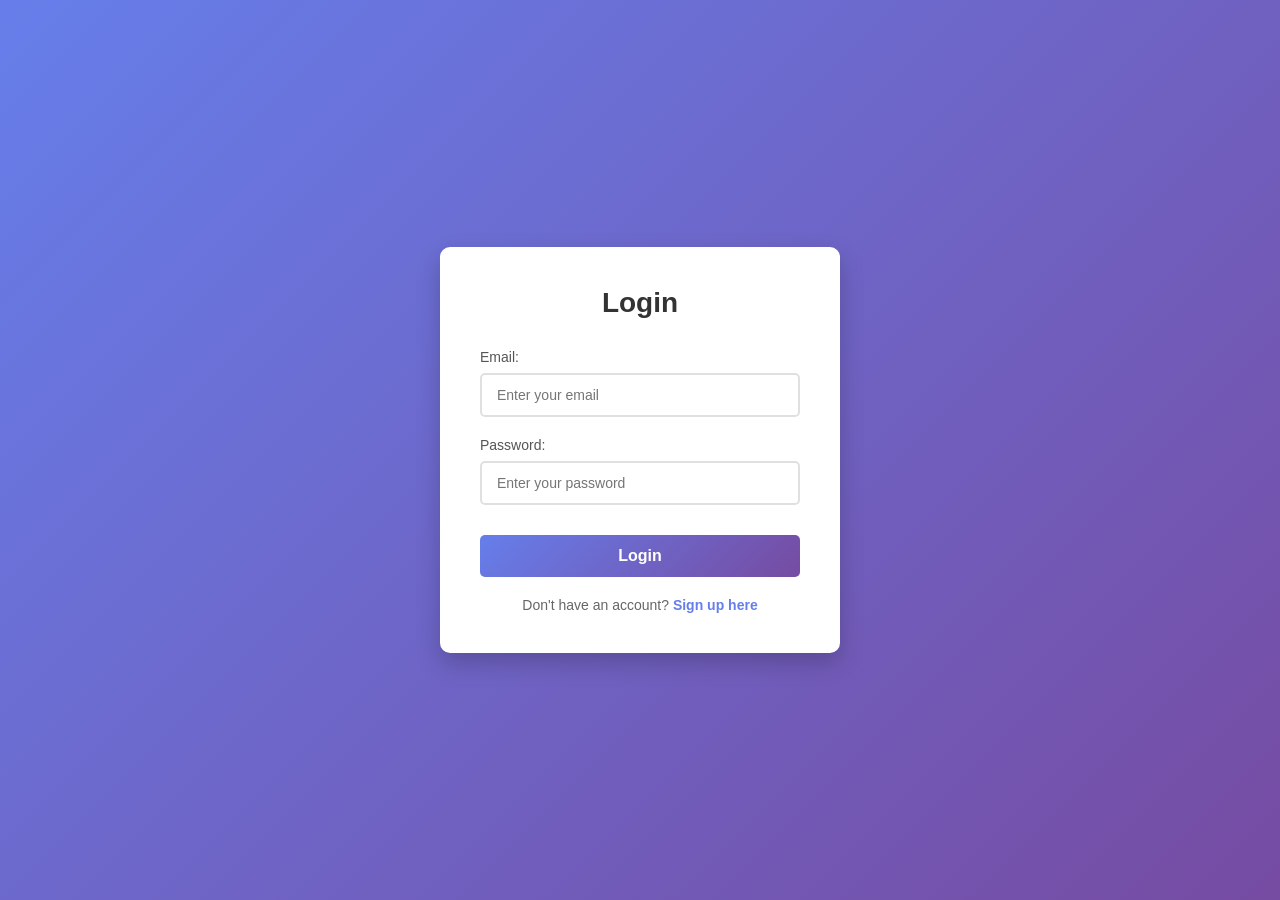
<file: index.html>
<!DOCTYPE html>
<html lang="en">
<head>
    <meta charset="UTF-8">
    <meta name="viewport" content="width=device-width, initial-scale=1.0">
    <title>Login</title>
    <link rel="stylesheet" href="style.css">
</head>
<body>
    <div class="container">
        <div class="form-container">
            <h1>Login</h1>
            <form id="loginForm">
                <div class="form-group">
                    <label for="email">Email:</label>
                    <input 
                        type="email" 
                        id="email" 
                        name="email" 
                        placeholder="Enter your email" 
                        required
                    >
                </div>
                <div class="form-group">
                    <label for="password">Password:</label>
                    <input 
                        type="password" 
                        id="password" 
                        name="password" 
                        placeholder="Enter your password" 
                        required
                    >
                </div>
                <button type="submit" class="btn-login">Login</button>
            </form>
            <p class="signup-link">
                Don't have an account? <a href="signup.html">Sign up here</a>
            </p>
        </div>
    </div>

    <div class="bike-animation" id="bikeAnimation">
    🏍️
    <span class="bike-message">Login Successful!</span>
</div>
    <script src="script.js"></script>
</body>
</html>
</file>
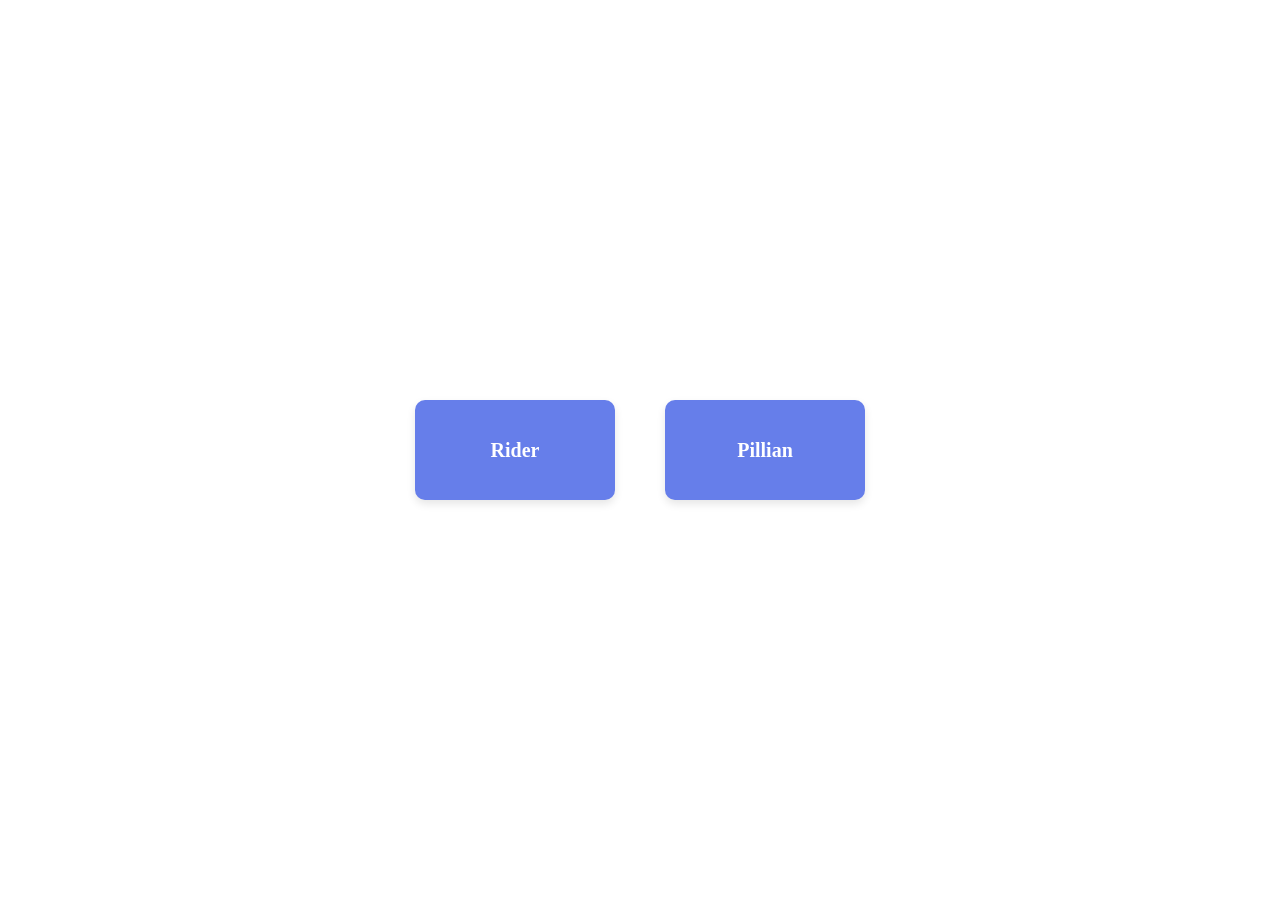
<file: choose.html>
<!DOCTYPE html>
<html lang="en">
<head>
    <meta charset="UTF-8">
    <meta name="viewport" content="width=device-width, initial-scale=1.0">
    <title>Document</title>
    <link rel="stylesheet" href="choose.css">

</head>
<body>
    <div class="choose">
    <div class="rider">
        <a href="rider.html">Rider</a>
    </div>
    <div class="pillian">
        <a href="pillian.html">Pillian</a>
    </div>
</div>
</body>
</html>
</file>
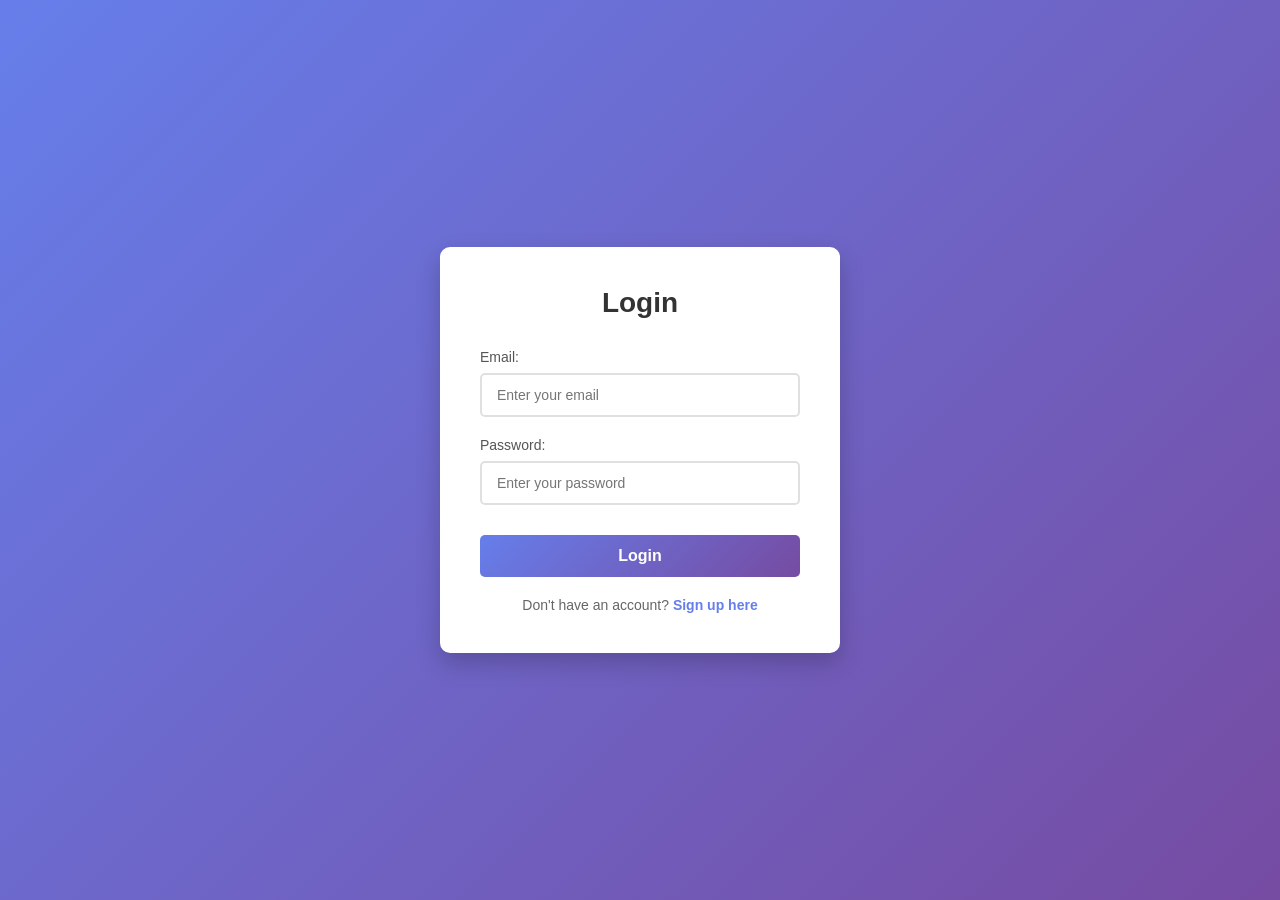
<file: home.html>
<!DOCTYPE html>
<html lang="en">
<head>
    <meta charset="UTF-8">
    <meta name="viewport" content="width=device-width, initial-scale=1.0">
    <title>Home</title>
    <link rel="stylesheet" href="style.css">
</head>
<body>
    <div class="home-container">
        <div class="navbar">
        <h2>Hello.Welcome, <span id="userEmail"></span></h2>
            <button onclick="logout()" class="btn-logout">Logout</button>
        </div>

        <div class="home-content">
            <h1>Home Dashboard</h1>
            <p class="welcome-message">Choose an option below to get started</p>
            
            <div class="options-grid">
                <div class="option-card">
                    <div class="option-icon">�</div>
                    <h3>Share Your Bike</h3>
                    <p>Post your bike for other college students to rent.</p>
                    <button onclick="showSection('shareBikeSection')" class="btn-option">Share Bike</button>
                </div>

                <div class="option-card">
                    <div class="option-icon">🧭</div>
                    <h3>Find a Bike</h3>
                    <p>Browse available bikes shared by other students.</p>
                    <button onclick="showSection('findBikeSection')" class="btn-option">Find Bike</button>
                </div>

                <div class="option-card">
                    <div class="option-icon">📩</div>
                    <h3>My Bookings</h3>
                    <p>Review requests you sent or received.</p>
                    <button onclick="showSection('bookingsSection')" class="btn-option">My Bookings</button>
                </div>

                <div class="option-card">
                    <div class="option-icon">💳</div>
                    <h3>Payments</h3>
                    <p>Track payments for bike sharing and rentals.</p>
                    <button onclick="showSection('paymentsSection')" class="btn-option">Payments</button>
                </div>
            </div>

            <div class="feature-sections">
                <section id="shareBikeSection" class="feature-section hidden">
                    <h2>Share Your Bike</h2>
                    <p>Let other students borrow your bike and earn money.</p>
                    <form id="shareBikeForm" class="share-form">
                        <label for="bikeModel">Bike Model</label>
                        <input type="text" id="bikeModel" placeholder="Enter bike model" required>

                        <label for="originCollege">Origin College</label>
                        <input list="collegeOptions" type="text" id="originCollege" placeholder="Select origin college" autocomplete="off" required>

                        <label for="destinationCollege">Destination College</label>
                        <input list="collegeOptions" type="text" id="destinationCollege" placeholder="Select destination college" autocomplete="off" required>
                        <datalist id="collegeOptions"></datalist>

                        <label for="bikeLocation">Pickup Location / Campus Area</label>
                        <input type="text" id="bikeLocation" placeholder="Enter pickup location or campus area" autocomplete="off">
                        <small class="live-location-note">If your pickup point is not listed, enter your live location or exact address.</small>

                        <label for="liveLocation">Live Location / Address (optional)</label>
                        <input type="text" id="liveLocation" placeholder="Paste live location link or exact address">

                        <label for="bikePrice">Price per Hour</label>
                        <input type="number" id="bikePrice" min="1" placeholder="Enter price per hour" required>

                        <button type="submit" class="btn-option">Share Bike</button>
                    </form>
                    <p class="section-note">Your bike will appear in the available list when shared.</p>
                </section>

                <section id="findBikeSection" class="feature-section hidden">
                    <h2>Available Bikes</h2>
                    <p>Choose a bike shared by students near your college.</p>
                    <div id="availableBikesArea"></div>
                </section>

                <section id="bookingsSection" class="feature-section hidden">
                    <h2>Bookings</h2>
                    <p>See your rental requests and bike sharing requests.</p>
                    <div id="bookingsArea"></div>
                </section>

                <section id="paymentsSection" class="feature-section hidden">
                    <h2>Payments</h2>
                    <p>Review payment history and complete pending payments.</p>
                    <div id="paymentsArea"></div>
                </section>
            </div>
        </div>
    </div>

    <script src="script.js"></script>
    <script>
        // Load user email on page load
        window.addEventListener('DOMContentLoaded', function() {
            const currentUser = localStorage.getItem('currentUser');
            if (!currentUser) {
                window.location.href = 'index.html';
                return;
            }

            document.getElementById('userEmail').textContent = currentUser;
            renderAvailableBikes();
            renderBookings();
            renderPayments();
        });

        function showSection(sectionId) {
            const sections = document.querySelectorAll('.feature-section');
            sections.forEach(section => section.classList.add('hidden'));
            document.getElementById(sectionId).classList.remove('hidden');
            document.getElementById(sectionId).scrollIntoView({ behavior: 'smooth' });
        }

        function logout() {
            localStorage.removeItem('currentUser');
            alert('You have been logged out');
            window.location.href = 'index.html';
        }

        function getBikes() {
            return JSON.parse(localStorage.getItem('bikes')) || [];
        }

        function saveBikes(bikes) {
            localStorage.setItem('bikes', JSON.stringify(bikes));
        }

        function getBookings() {
            return JSON.parse(localStorage.getItem('bookings')) || [];
        }

        function saveBookings(bookings) {
            localStorage.setItem('bookings', JSON.stringify(bookings));
        }

        function getPayments() {
            return JSON.parse(localStorage.getItem('payments')) || [];
        }

        function savePayments(payments) {
            localStorage.setItem('payments', JSON.stringify(payments));
        }

        const collegeLocations = [
            'Anna University',
            'IIT Madras',
            'SRM University',
            'Madras Christian College',
            'Loyola College',
            'Stella Maris College',
            "Women's Christian College",
            'Ethiraj College',
            'M.O.P. Vaishnav College',
            'Queen Mary’s College',
            'Hindustan Institute of Technology and Science',
            'SSN College of Engineering',
            'Jeppiaar Engineering College',
            'Sathyabama University',
            'NIFT Chennai',
            'VIT Chennai',
            'Saveetha Engineering College',
            'Velammal Engineering College',
            'R.M.K. Engineering College',
            'Panimalar Engineering College'
        ];

        function populateCollegeOptions() {
            const datalist = document.getElementById('collegeOptions');
            if (!datalist) return;
            datalist.innerHTML = collegeLocations.map(college => `<option value="${college}"></option>`).join('');
        }

        populateCollegeOptions();

        document.getElementById('shareBikeForm').addEventListener('submit', function(event) {
            event.preventDefault();
            const currentUser = localStorage.getItem('currentUser');
            const model = document.getElementById('bikeModel').value.trim();
            const originCollege = document.getElementById('originCollege').value.trim();
            const destinationCollege = document.getElementById('destinationCollege').value.trim();
            const location = document.getElementById('bikeLocation').value.trim();
            const liveLocation = document.getElementById('liveLocation').value.trim();
            const pricePerHour = Number(document.getElementById('bikePrice').value);

            if (!model || !originCollege || !destinationCollege || !pricePerHour) {
                alert('Please fill in all mandatory bike details.');
                return;
            }

            const bikes = getBikes();
            bikes.push({
                id: Date.now().toString(),
                owner: currentUser,
                model,
                originCollege,
                destinationCollege,
                location,
                liveLocation,
                pricePerHour,
                available: true
            });
            saveBikes(bikes);

            document.getElementById('shareBikeForm').reset();
            alert('Your bike is now available to share with other students.');
            renderAvailableBikes();
            showSection('findBikeSection');
        });

        function renderAvailableBikes() {
            const bikes = getBikes().filter(bike => bike.available);
            const currentUser = localStorage.getItem('currentUser');
            const container = document.getElementById('availableBikesArea');
            if (!container) return;

            if (bikes.length === 0) {
                container.innerHTML = '<p>No bikes are currently available. Share your bike or check back later.</p>';
                return;
            }

            const rows = bikes.map(bike => {
                const canRequest = bike.owner !== currentUser;
                return `<div class="bike-card">
                    <div>
                        <strong>${bike.model}</strong>
                        <p><strong>Origin:</strong> ${bike.originCollege}</p>
                        <p><strong>Destination:</strong> ${bike.destinationCollege}</p>
                        ${bike.location ? `<p><strong>Pickup area:</strong> ${bike.location}</p>` : ''}
                        ${bike.liveLocation ? `<p><strong>Live location/address:</strong> ${bike.liveLocation}</p>` : ''}
                        <p>Owner: ${bike.owner}</p>
                        <p>Price/hr: ₹${bike.pricePerHour}</p>
                    </div>
                    <button ${canRequest ? '' : 'disabled'} onclick="requestBike('${bike.id}')" class="btn-option">
                        ${canRequest ? 'Request Bike' : 'Your Bike'}
                    </button>
                </div>`;
            }).join('');

            container.innerHTML = rows;
        }

        function requestBike(bikeId) {
            const currentUser = localStorage.getItem('currentUser');
            const bikes = getBikes();
            const bike = bikes.find(item => item.id === bikeId);
            if (!bike) {
                alert('Bike not found.');
                return;
            }
            if (bike.owner === currentUser) {
                alert('You cannot request your own bike.');
                return;
            }
            const bookings = getBookings();
            const existing = bookings.find(booking => booking.bikeId === bikeId && booking.requester === currentUser && booking.status === 'Requested');
            if (existing) {
                alert('You already requested this bike.');
                return;
            }

            bookings.push({
                id: Date.now().toString(),
                bikeId,
                owner: bike.owner,
                requester: currentUser,
                status: 'Requested',
                hours: 1,
                totalPrice: bike.pricePerHour,
                createdAt: new Date().toLocaleString()
            });
            saveBookings(bookings);
            alert('Bike request sent. The owner can accept your request.');
            renderBookings();
        }

        function renderBookings() {
            const currentUser = localStorage.getItem('currentUser');
            const bookings = getBookings();
            const bikes = getBikes();
            const bookingsArea = document.getElementById('bookingsArea');
            if (!bookingsArea) return;

            const myRequests = bookings.filter(b => b.requester === currentUser);
            const receivedRequests = bookings.filter(b => b.owner === currentUser && b.status === 'Requested');
            const allBookings = [...receivedRequests, ...myRequests.filter(b => b.owner !== currentUser)];

            if (allBookings.length === 0) {
                bookingsArea.innerHTML = '<p>No booking activity yet. Request a bike or share your bike to start.</p>';
                return;
            }

            const items = allBookings.map(booking => {
                const bike = bikes.find(item => item.id === booking.bikeId) || {};
                let actions = '';
                if (booking.owner === currentUser && booking.status === 'Requested') {
                    actions = `<button onclick="updateBookingStatus('${booking.id}','Accepted')" class="btn-option">Accept</button>
                               <button onclick="updateBookingStatus('${booking.id}','Declined')" class="btn-option cancel">Decline</button>`;
                }
                if (booking.requester === currentUser && booking.status === 'Accepted') {
                    actions = `<button onclick="payBooking('${booking.id}')" class="btn-option">Pay ₹${booking.totalPrice}</button>`;
                }
                return `<div class="booking-card">
                    <strong>Bike:</strong> ${bike.model || 'Unknown'}<br>
                    <strong>From:</strong> ${booking.requester}<br>
                    <strong>Owner:</strong> ${booking.owner}<br>
                    <strong>Status:</strong> ${booking.status}<br>
                    <strong>Price:</strong> ₹${booking.totalPrice}<br>
                    <strong>Requested:</strong> ${booking.createdAt}<br>
                    <div class="booking-actions">${actions}</div>
                </div>`;
            }).join('');

            bookingsArea.innerHTML = items;
        }

        function updateBookingStatus(bookingId, newStatus) {
            const bookings = getBookings();
            const booking = bookings.find(item => item.id === bookingId);
            if (!booking) {
                alert('Booking not found.');
                return;
            }
            booking.status = newStatus;
            const bikes = getBikes();
            const bike = bikes.find(item => item.id === booking.bikeId);
            if (newStatus === 'Accepted') {
                if (bike) bike.available = false;
            }
            if (newStatus === 'Declined') {
                if (bike) bike.available = true;
            }
            saveBikes(bikes);
            saveBookings(bookings);
            renderBookings();
            renderAvailableBikes();
            alert(`Booking ${newStatus.toLowerCase()} successfully.`);
        }

        function payBooking(bookingId) {
            const bookings = getBookings();
            const booking = bookings.find(item => item.id === bookingId);
            if (!booking || booking.status !== 'Accepted') {
                alert('Payment is not available for this booking.');
                return;
            }
            booking.status = 'Paid';
            saveBookings(bookings);

            const payments = getPayments();
            payments.push({
                id: Date.now().toString(),
                bookingId,
                payer: booking.requester,
                receiver: booking.owner,
                amount: booking.totalPrice,
                status: 'Completed',
                date: new Date().toLocaleString()
            });
            savePayments(payments);

            const bikes = getBikes();
            const bike = bikes.find(item => item.id === booking.bikeId);
            if (bike) bike.available = false;
            saveBikes(bikes);

            renderBookings();
            renderPayments();
            renderAvailableBikes();
            alert('Payment completed successfully. Enjoy your ride!');
        }

        function renderPayments() {
            const currentUser = localStorage.getItem('currentUser');
            const payments = getPayments();
            const paymentsArea = document.getElementById('paymentsArea');
            if (!paymentsArea) return;

            const userPayments = payments.filter(payment => payment.payer === currentUser || payment.receiver === currentUser);
            if (userPayments.length === 0) {
                paymentsArea.innerHTML = '<p>No payment history yet. Complete a booking to record a payment.</p>';
                return;
            }

            const rows = userPayments.map(payment => `<div class="payment-card">
                    <p><strong>Amount:</strong> ₹${payment.amount}</p>
                    <p><strong>From:</strong> ${payment.payer}</p>
                    <p><strong>To:</strong> ${payment.receiver}</p>
                    <p><strong>Status:</strong> ${payment.status}</p>
                    <p><strong>Date:</strong> ${payment.date}</p>
                </div>`).join('');

            paymentsArea.innerHTML = rows;
        }
    </script>
</body>
</html>
</file>
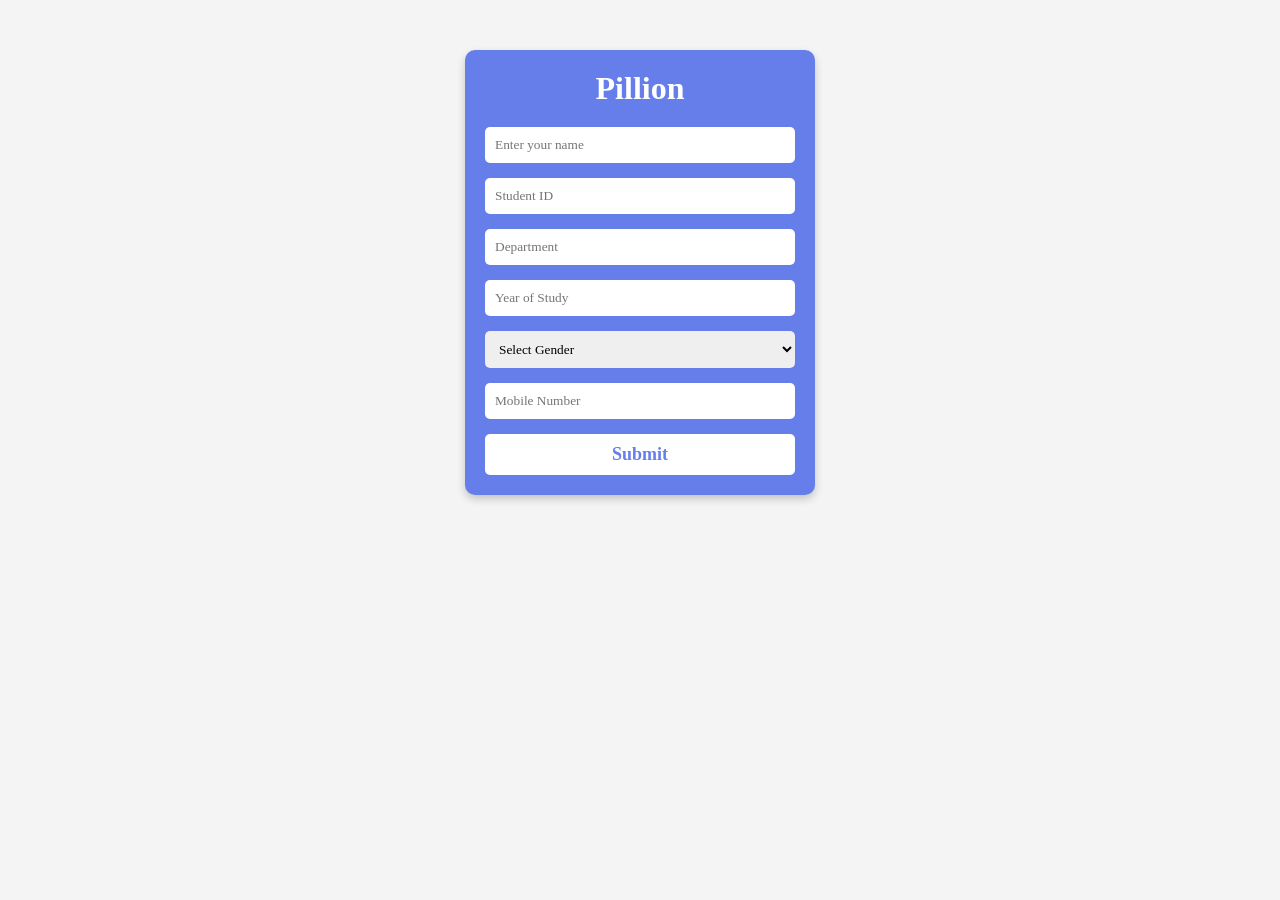
<file: pillian.html>
<!DOCTYPE html>
<html lang="en">
<head>
    <meta charset="UTF-8">
    <meta name="viewport" content="width=device-width, initial-scale=1.0">
    <title>Pillion Form</title>

    <link rel="stylesheet" href="pillian.css">
</head>

<body>

    <div class="pillan-form">

        <h1>Pillion</h1>

        <input type="text" placeholder="Enter your name">

        <input type="text" placeholder="Student ID">

        <input type="text" placeholder="Department">

        <input type="text" placeholder="Year of Study">

        <select>
            <option value="">Select Gender</option>
            <option value="male">Male</option>
            <option value="female">Female</option>
            <option value="other">Other</option>
        </select>

        <input type="tel" placeholder="Mobile Number">

        <button type="submit">Submit</button>

    </div>

</body>
</html>
</file>
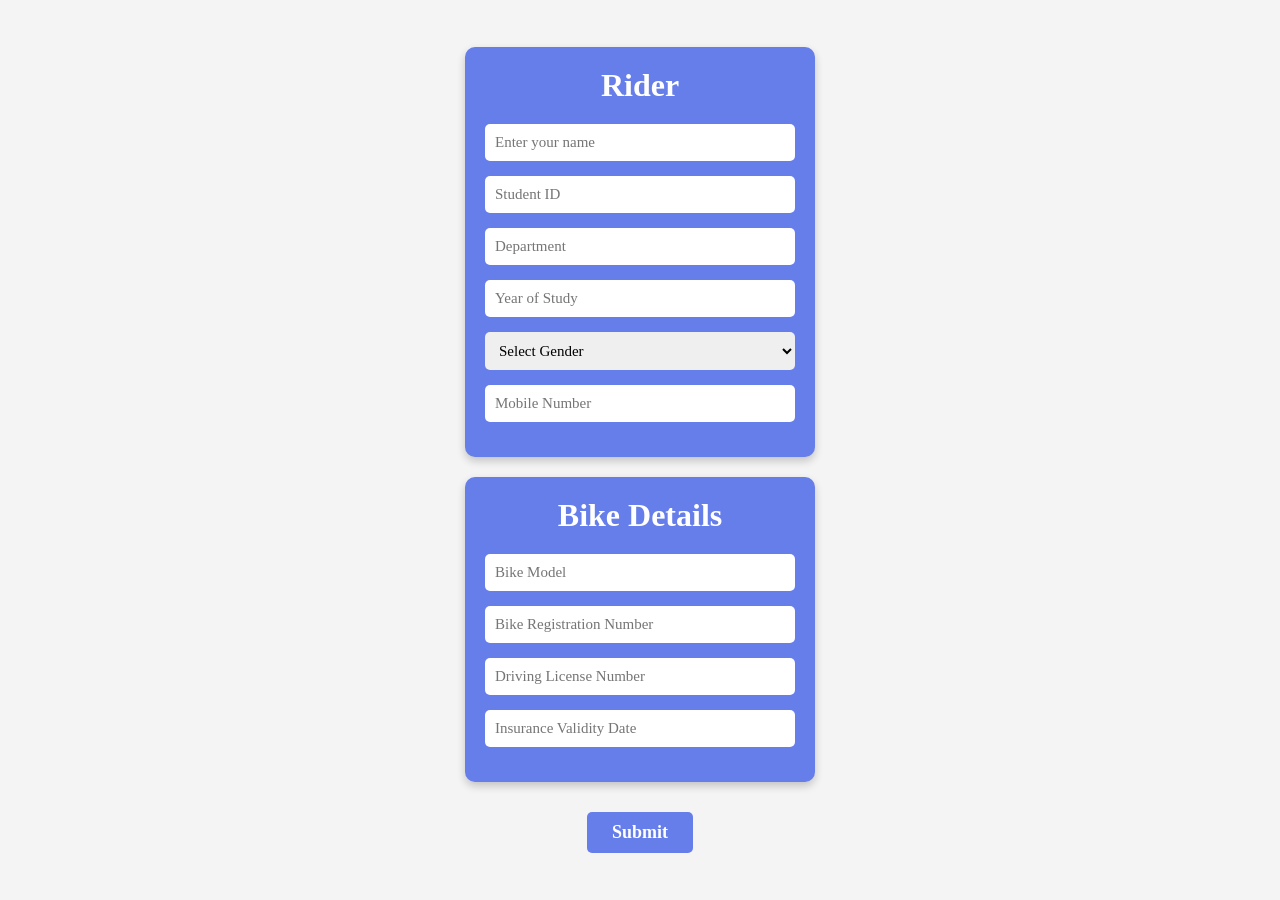
<file: rider.html>
<!DOCTYPE html>
<html lang="en">
<head>
    <meta charset="UTF-8">
    <meta name="viewport" content="width=device-width, initial-scale=1.0">
    <title>Rider Form</title>

    <link rel="stylesheet" href="rider.css">
</head>

<body>

    <div class="rider-form">
        <h1>Rider</h1>

        <input type="text" placeholder="Enter your name">
        <input type="text" placeholder="Student ID">
        <input type="text" placeholder="Department">
        <input type="text" placeholder="Year of Study">

        <select>
            <option value="">Select Gender</option>
            <option value="male">Male</option>
            <option value="female">Female</option>
            <option value="other">Other</option>
        </select>

        <input type="tel" placeholder="Mobile Number">
    </div>

    <div class="bike-details">
        <h1>Bike Details</h1>

        <input type="text" placeholder="Bike Model">
        <input type="text" placeholder="Bike Registration Number">
        <input type="text" placeholder="Driving License Number">
        <input type="text" placeholder="Insurance Validity Date">
    </div>

    <div class="button-container">
        <button>Submit</button>
    </div>

</body>
</html>
</file>
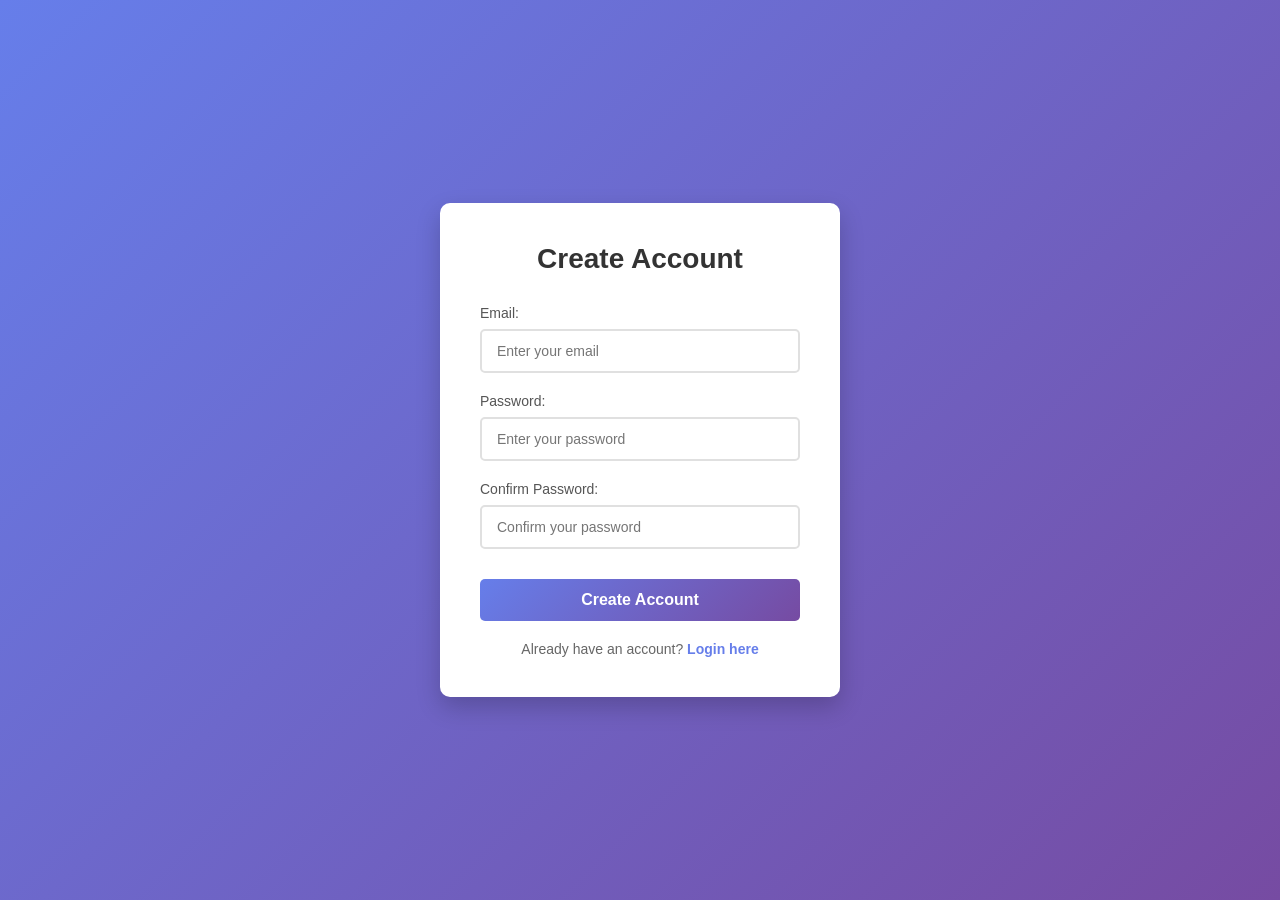
<file: signup.html>
<!DOCTYPE html>
<html lang="en">
<head>
    <meta charset="UTF-8">
    <meta name="viewport" content="width=device-width, initial-scale=1.0">
    <title>Sign Up</title>
    <link rel="stylesheet" href="style.css">
</head>
<body>
    <div class="container">
        <div class="form-container">
            <h1>Create Account</h1>
            <form id="signupForm">
                <div class="form-group">
                    <label for="signupEmail">Email:</label>
                    <input 
                        type="email" 
                        id="signupEmail" 
                        name="email" 
                        placeholder="Enter your email" 
                        required
                    >
                </div>
                <div class="form-group">
                    <label for="signupPassword">Password:</label>
                    <input 
                        type="password" 
                        id="signupPassword" 
                        name="password" 
                        placeholder="Enter your password" 
                        required
                    >
                </div>
                <div class="form-group">
                    <label for="confirmPassword">Confirm Password:</label>
                    <input 
                        type="password" 
                        id="confirmPassword" 
                        name="confirmPassword" 
                        placeholder="Confirm your password" 
                        required
                    >
                </div>
                <button type="submit" class="btn-signup">Create Account</button>
            </form>
            <p class="login-link">
                Already have an account? <a href="index.html">Login here</a>
            </p>
        </div>
    </div>
    <script src="script.js"></script>
</body>
</html>
</file>
<file: style.css>
* {
    margin: 0;
    padding: 0;
    box-sizing: border-box;
}

body {
    font-family: 'Segoe UI', Tahoma, Geneva, Verdana, sans-serif;
    background: linear-gradient(135deg, #667eea 0%, #764ba2 100%);
    min-height: 100vh;
    display: flex;
    justify-content: center;
    align-items: center;
}

.container {
    width: 100%;
    display: flex;
    justify-content: center;
    align-items: center;
    padding: 20px;
}

.form-container {
    background-color: white;
    padding: 40px;
    border-radius: 10px;
    box-shadow: 0 10px 25px rgba(0, 0, 0, 0.2);
    width: 100%;
    max-width: 400px;
}

h1 {
    text-align: center;
    color: #333;
    margin-bottom: 30px;
    font-size: 28px;
}

.form-group {
    margin-bottom: 20px;
    display: flex;
    flex-direction: column;
}

label {
    margin-bottom: 8px;
    color: #555;
    font-weight: 500;
    font-size: 14px;
}

input[type="email"],
input[type="password"] {
    padding: 12px 15px;
    border: 2px solid #e0e0e0;
    border-radius: 5px;
    font-size: 14px;
    transition: border-color 0.3s ease;
}

input[type="email"]:focus,
input[type="password"]:focus {
    outline: none;
    border-color: #667eea;
}

.btn-login,
.btn-signup {
    width: 100%;
    padding: 12px;
    background: linear-gradient(135deg, #667eea 0%, #764ba2 100%);
    color: white;
    border: none;
    border-radius: 5px;
    font-size: 16px;
    font-weight: 600;
    cursor: pointer;
    transition: transform 0.2s ease, box-shadow 0.2s ease;
    margin-top: 10px;
}

.btn-login:hover,
.btn-signup:hover {
    transform: translateY(-2px);
    box-shadow: 0 5px 15px rgba(102, 126, 234, 0.4);
}

.btn-login:active,
.btn-signup:active {
    transform: translateY(0);
}

.signup-link,
.login-link {
    text-align: center;
    margin-top: 20px;
    color: #666;
    font-size: 14px;
}

.signup-link a,
.login-link a {
    color: #667eea;
    text-decoration: none;
    font-weight: 600;
    transition: color 0.3s ease;
}

.signup-link a:hover,
.login-link a:hover {
    color: #764ba2;
    text-decoration: underline;
}

.message {
    text-align: center;
    padding: 10px;
    margin-bottom: 15px;
    border-radius: 5px;
    font-size: 14px;
}

.success-message {
    background-color: #d4edda;
    color: #155724;
    border: 1px solid #c3e6cb;
}

.error-message {
    background-color: #f8d7da;
    color: #721c24;
    border: 1px solid #f5c6cb;
}

/* Home Page Styles */
.home-container {
    background: linear-gradient(135deg, #667eea 0%, #764ba2 100%);
    min-height: 100vh;
    padding: 20px;
    font-family: 'Segoe UI', Tahoma, Geneva, Verdana, sans-serif;
}

.navbar {
    background-color: rgba(255, 255, 255, 0.95);
    padding: 20px 40px;
    border-radius: 10px;
    display: flex;
    justify-content: space-between;
    align-items: center;
    margin-bottom: 40px;
    box-shadow: 0 5px 15px rgba(0, 0, 0, 0.1);
    max-width: 1200px;
    margin-left: auto;
    margin-right: auto;
}

.navbar h2 {
    color: #333;
    margin: 0;
}

.navbar span {
    color: #667eea;
    font-weight: 600;
}

.btn-logout {
    background-color: #e74c3c;
    color: white;
    border: none;
    padding: 10px 25px;
    border-radius: 5px;
    cursor: pointer;
    font-weight: 600;
    transition: background-color 0.3s ease;
}

.btn-logout:hover {
    background-color: #c0392b;
}

.home-content {
    max-width: 1200px;
    margin: 0 auto;
    background-color: rgba(255, 255, 255, 0.95);
    padding: 50px 40px;
    border-radius: 10px;
    box-shadow: 0 10px 30px rgba(0, 0, 0, 0.2);
}

.home-content h1 {
    text-align: center;
    color: #333;
    margin-bottom: 15px;
    font-size: 36px;
}

.welcome-message {
    text-align: center;
    color: #666;
    font-size: 18px;
    margin-bottom: 50px;
}

.options-grid {
    display: grid;
    grid-template-columns: repeat(auto-fit, minmax(300px, 1fr));
    gap: 30px;
    margin-top: 30px;
}

.option-card {
    background: linear-gradient(135deg, #f5f7fa 0%, #c3cfe2 100%);
    padding: 30px;
    border-radius: 10px;
    text-align: center;
    box-shadow: 0 5px 15px rgba(0, 0, 0, 0.1);
    transition: transform 0.3s ease, box-shadow 0.3s ease;
}

.option-card:hover {
    transform: translateY(-5px);
    box-shadow: 0 10px 25px rgba(102, 126, 234, 0.3);
}

.option-icon {
    font-size: 50px;
    margin-bottom: 15px;
}

.option-card h3 {
    color: #333;
    margin: 15px 0;
    font-size: 22px;
}

.option-card p {
    color: #666;
    margin-bottom: 20px;
    font-size: 14px;
    line-height: 1.6;
}

.btn-option {
    background: linear-gradient(135deg, #667eea 0%, #764ba2 100%);
    color: white;
    border: none;
    padding: 10px 30px;
    border-radius: 5px;
    cursor: pointer;
    font-weight: 600;
    transition: transform 0.2s ease, box-shadow 0.2s ease;
    font-size: 14px;
}

.btn-option:hover {
    transform: translateY(-2px);
    box-shadow: 0 5px 15px rgba(102, 126, 234, 0.4);
}

.btn-option:active {
    transform: translateY(0);
}

.feature-sections {
    margin-top: 35px;
}

.feature-section {
    background: #ffffffee;
    border-radius: 12px;
    padding: 30px;
    margin-top: 25px;
    box-shadow: 0 10px 25px rgba(0, 0, 0, 0.12);
}

.hidden {
    display: none;
}

.feature-section h2 {
    margin-bottom: 12px;
    color: #333;
}

.feature-section p {
    color: #555;
    margin-bottom: 20px;
    line-height: 1.6;
}

.share-form {
    display: grid;
    gap: 15px;
    max-width: 600px;
}

.share-form label {
    font-weight: 600;
    color: #444;
}

.share-form input {
    padding: 12px 15px;
    border: 2px solid #e0e0e0;
    border-radius: 8px;
    font-size: 14px;
}

.live-location-note {
    display: block;
    margin-top: 8px;
    color: #5d6b87;
    font-size: 13px;
}

.suggestions-list {
    list-style: none;
    margin: 6px 0 0 0;
    padding: 0;
    max-height: 180px;
    overflow-y: auto;
    border: 1px solid #d2d6de;
    border-top: none;
    border-radius: 0 0 10px 10px;
    background: white;
    box-shadow: 0 5px 20px rgba(0, 0, 0, 0.1);
    display: none;
}

.suggestions-list.visible {
    display: block;
}

.suggestion-item {
    padding: 11px 15px;
    cursor: pointer;
    color: #333;
    transition: background 0.2s ease;
}

.suggestion-item:hover {
    background: #f3f6ff;
}

.section-note {
    margin-top: 15px;
    color: #666;
    font-size: 14px;
}

.bike-card,
.booking-card,
.payment-card {
    background: #fefefe;
    border: 1px solid #e0e4eb;
    border-radius: 10px;
    padding: 18px 22px;
    margin-bottom: 18px;
    display: flex;
    justify-content: space-between;
    gap: 20px;
    align-items: center;
}

.booking-actions {
    display: flex;
    flex-wrap: wrap;
    gap: 10px;
}

.btn-option.cancel {
    background: #e74c3c;
}

@media (max-width: 768px) {
    .navbar {
        flex-direction: column;
        gap: 15px;
        padding: 20px;
    }

    .home-content {
        padding: 30px 20px;
    }

    .home-content h1 {
        font-size: 28px;
    }

    .options-grid {
        grid-template-columns: 1fr;
        gap: 20px;
    }
}
/* Bike Animation */
.bike-animation {
    position: fixed;
    bottom: 100px;
    left: -400px;
    font-size: 50px;
    display: flex;
    align-items: center;
    gap: 15px;
    z-index: 9999;
    transition: all 4s linear;
}

.bike-message {
    background: white;
    color: black;
    padding: 12px 20px;
    border-radius: 10px;
    font-size: 20px;
    font-weight: bold;
    box-shadow: 0 5px 15px rgba(0,0,0,0.3);
}
</file>
<file: choose.css>
*{
            margin: 0;
            padding: 0;
            box-sizing: border-box;
            font-family:'Times New Roman', Times, serif;
        }
        .choose{
            display: flex;
            justify-content: center;
            align-items: center;
            height: 100vh;
            gap: 50px;
        }
        .choose div{
            width: 200px;
            height: 100px;
            background-color:#667eea;
            display: flex;
            justify-content: center;
            align-items: center;
            border-radius: 10px;
            box-shadow: 0 4px 8px rgba(0, 0, 0, 0.1);
        }
        .choose div a{
            text-decoration: none;
            color: white;
            font-size: 20px;
            font-weight: bold;
        }
        .choose div:hover{
            background-color: #8ec5fe;
            box-shadow: 0 6px 12px rgba(0, 0, 0, 0.2);
        }
        .choose div:active{
            background-color: #667eea;
            box-shadow: 0 4px 8px rgba(0, 0, 0, 0.1);
        }
</file>
<file: pillian.css>
* {
            padding: 0;
            margin: 0;
            box-sizing: border-box;
            font-family: "Times New Roman", Times, serif;
        }

        body {
            background-color: #f4f4f4;
        }

        .pillan-form {
            display: flex;
            flex-direction: column;
            justify-content: center;
            width: 350px;
            margin: 50px auto;
            padding: 20px;
            background-color: #667eea;
            border-radius: 10px;
            box-shadow: 0 4px 8px rgba(0, 0, 0, 0.2);
        }

        .pillan-form h1 {
            text-align: center;
            color: white;
            margin-bottom: 20px;
        }

        .pillan-form input,
        .pillan-form select {
            width: 100%;
            padding: 10px;
            margin-bottom: 15px;
            border: none;
            border-radius: 5px;
            outline: none;
        }

        .pillan-form button {
            padding: 10px;
            background-color: white;
            color: #667eea;
            border: none;
            border-radius: 5px;
            font-size: 18px;
            font-weight: bold;
            cursor: pointer;
        }

        .pillan-form button:hover {
            background-color: #8ec5fe;
            color: white;
        }
</file>
<file: rider.css>
* {
    padding: 0;
    margin: 0;
    box-sizing: border-box;
    font-family: "Times New Roman", Times, serif;
}

body {
    display: flex;
    flex-direction: column;
    align-items: center;
    justify-content: center;
    min-height: 100vh;
    background-color: #f4f4f4;
}

.rider-form,
.bike-details {
    width: 350px;
    margin-bottom: 20px;
    background-color: #667eea;
    padding: 20px;
    border-radius: 10px;
    box-shadow: 0 4px 8px rgba(0, 0, 0, 0.2);
}

h1 {
    margin-bottom: 20px;
    text-align: center;
    color: white;
}

input,
select {
    width: 100%;
    padding: 10px;
    margin-bottom: 15px;
    border: none;
    border-radius: 5px;
    outline: none;
    font-size: 15px;
}

.button-container {
    margin-top: 10px;
}

button {
    padding: 10px 25px;
    background-color: #667eea;
    color: white;
    border: none;
    border-radius: 5px;
    cursor: pointer;
    font-size: 18px;
    font-weight: bold;
}

button:hover {
    background-color: #8ec5fe;
}
</file>
